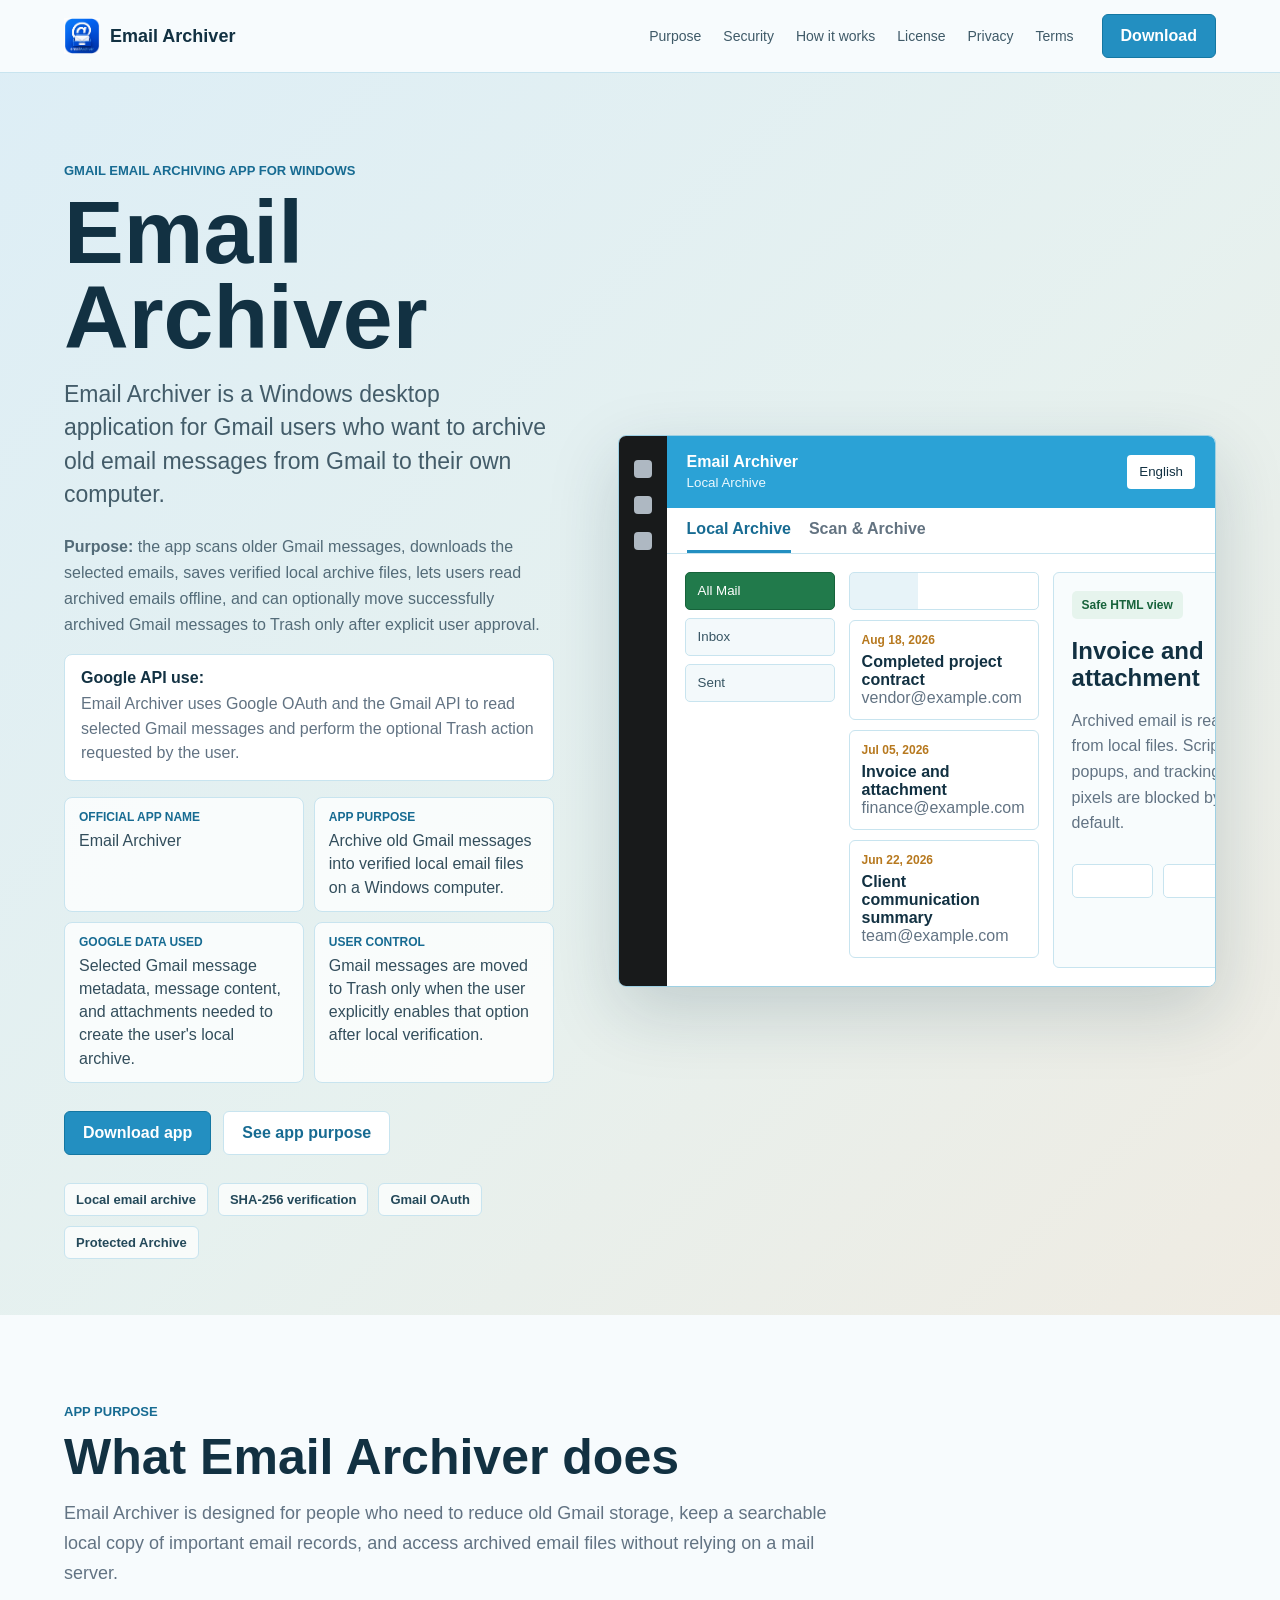
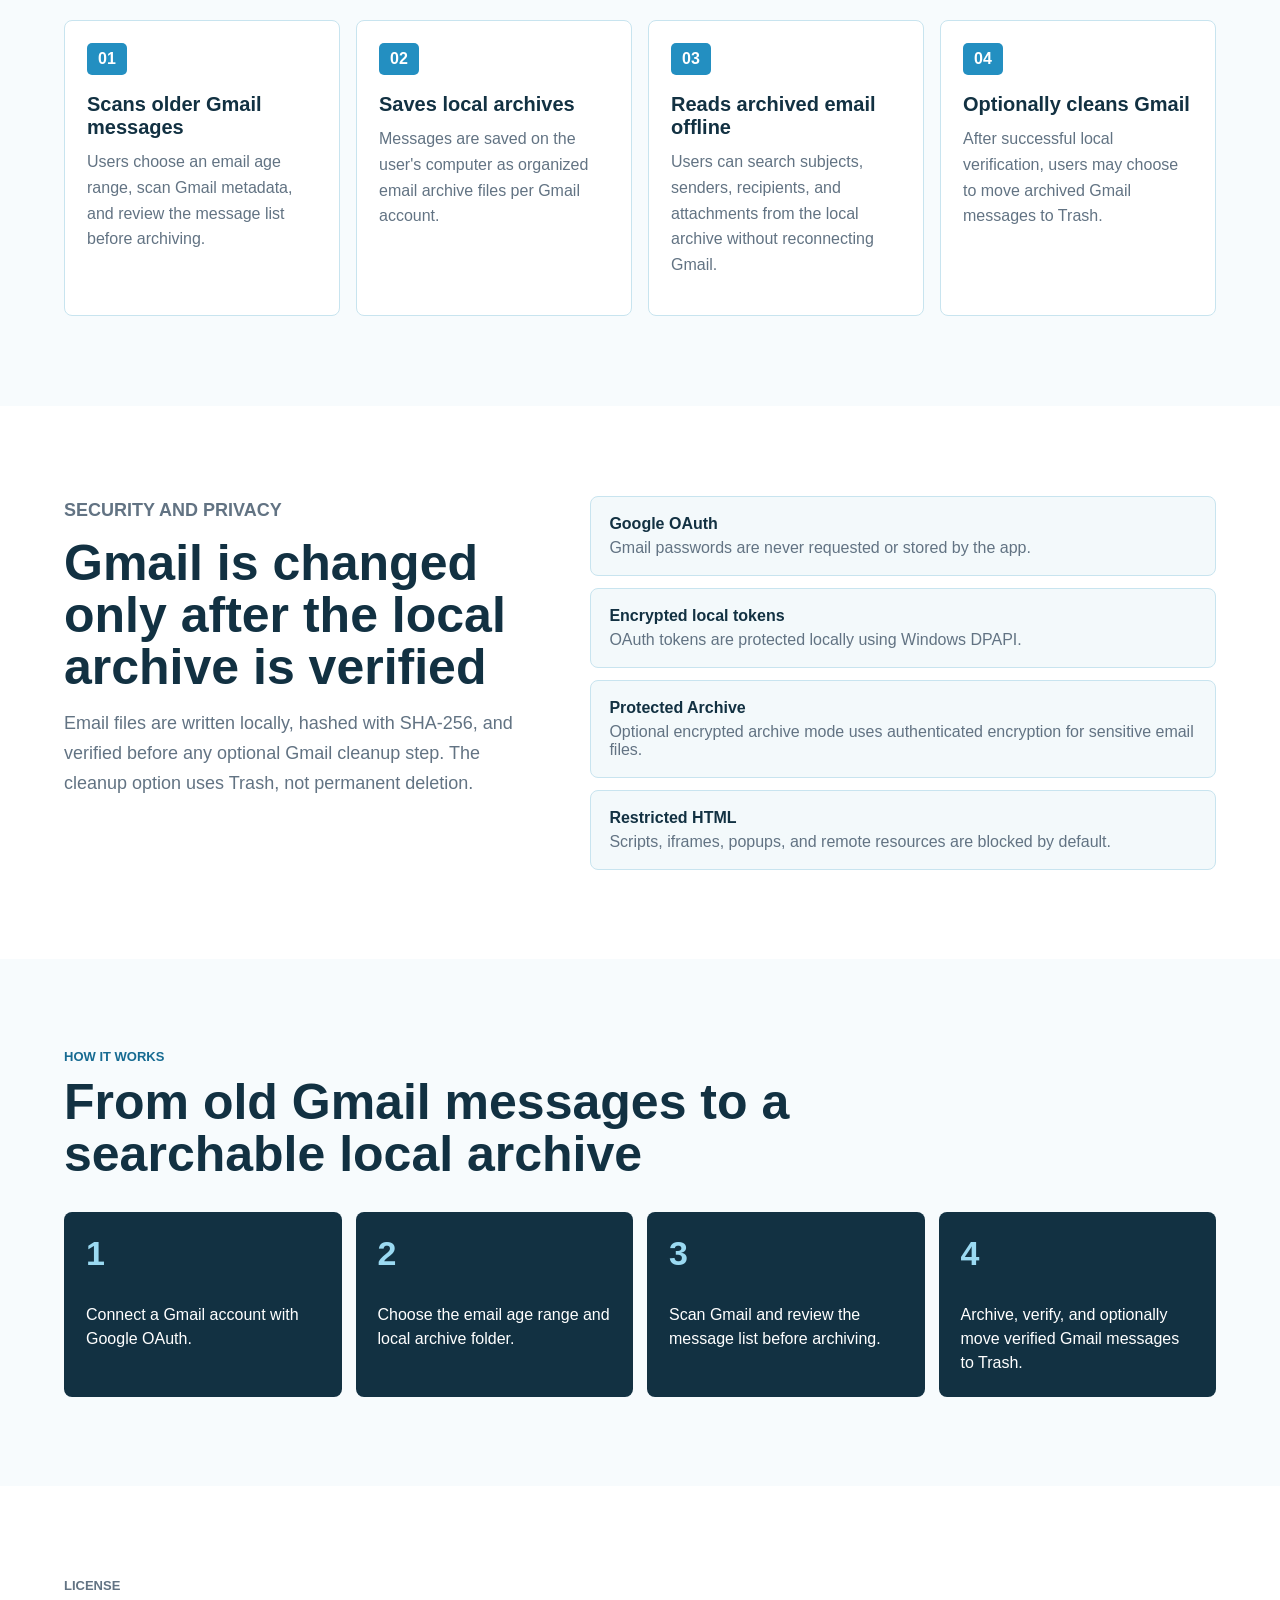
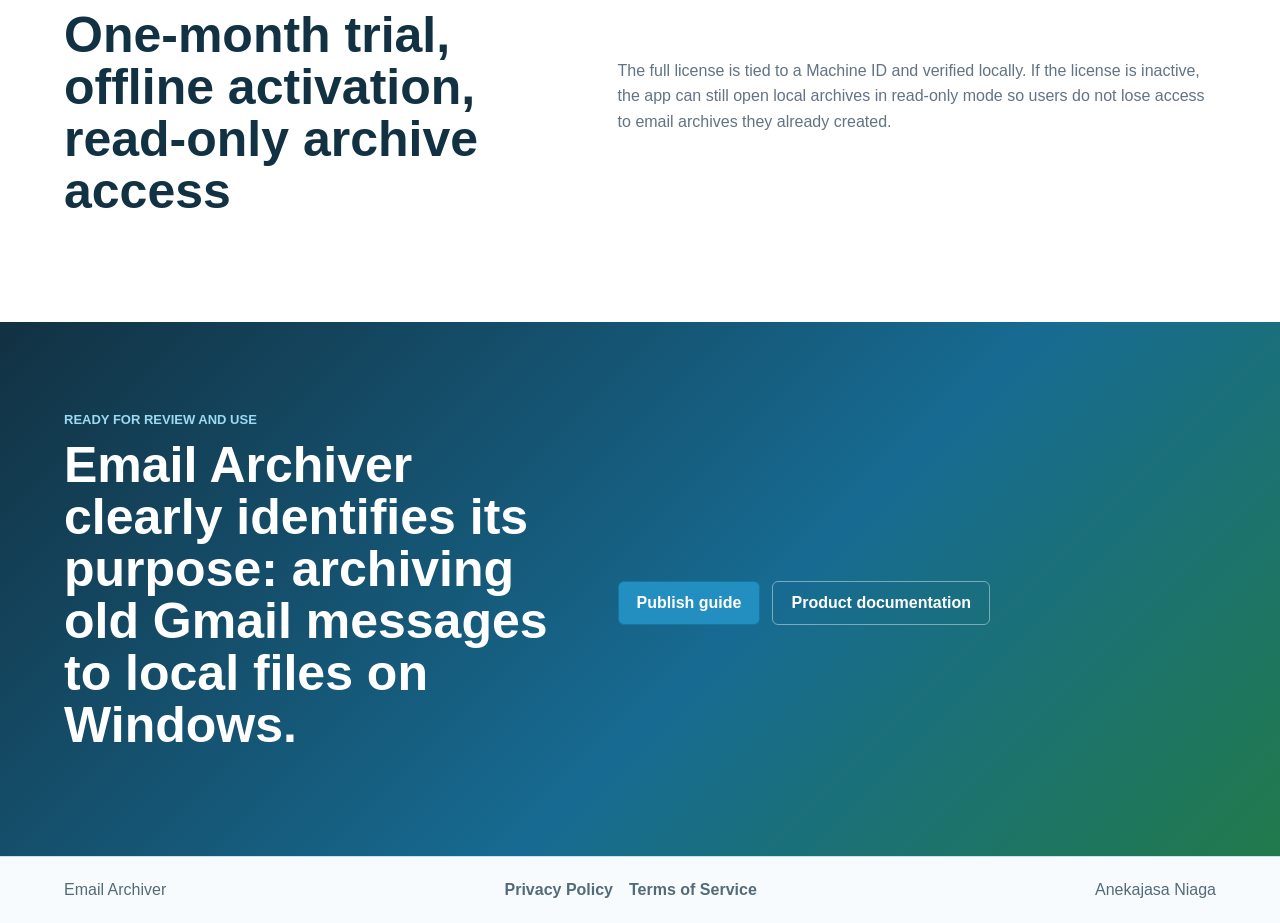
<file: public/index.html>
<!doctype html>
<html lang="en">

<head>
  <meta charset="utf-8">
  <meta name="viewport" content="width=device-width, initial-scale=1">
  <title>Email Archiver</title>
  <meta name="description" content="Email Archiver is a Windows desktop app that helps users scan old Gmail messages, save verified local email archives, and read archived emails offline.">
  <link rel="stylesheet" href="styles.css">
</head>

<body>
  <header class="site-header">
    <a class="brand" href="#top" aria-label="Email Archiver">
      <img src="logo.png" alt="Email Archiver" class="brand-logo">
      <span>Email Archiver</span>
    </a>
    <nav class="nav-links" aria-label="Main navigation">
      <a href="#fitur">Purpose</a>
      <a href="#keamanan">Security</a>
      <a href="#alur">How it works</a>
      <a href="#lisensi">License</a>
      <a href="privacy-policy.html">Privacy</a>
      <a href="terms-of-service.html">Terms</a>
    </nav>
    <a class="header-action" href="#download">Download</a>
  </header>

  <main id="top">
    <section class="hero-section">
      <div class="hero-copy">
        <p class="eyebrow">Gmail email archiving app for Windows</p>
        <h1>Email Archiver</h1>
        <p class="hero-lead">Email Archiver is a Windows desktop application for Gmail users who want to archive old email messages from Gmail to their own computer.</p>
        <p class="hero-purpose"><strong>Purpose:</strong> the app scans older Gmail messages, downloads the selected emails, saves verified local archive files, lets users read archived emails offline, and can optionally move successfully archived Gmail messages to Trash only after explicit user approval.</p>
        <div class="review-note">
          <strong>Google API use:</strong>
          <span>Email Archiver uses Google OAuth and the Gmail API to read selected Gmail messages and perform the optional Trash action requested by the user.</span>
        </div>
        <dl class="identity-list" aria-label="Official app identity and purpose">
          <div>
            <dt>Official app name</dt>
            <dd>Email Archiver</dd>
          </div>
          <div>
            <dt>App purpose</dt>
            <dd>Archive old Gmail messages into verified local email files on a Windows computer.</dd>
          </div>
          <div>
            <dt>Google data used</dt>
            <dd>Selected Gmail message metadata, message content, and attachments needed to create the user's local archive.</dd>
          </div>
          <div>
            <dt>User control</dt>
            <dd>Gmail messages are moved to Trash only when the user explicitly enables that option after local verification.</dd>
          </div>
        </dl>
        <div class="hero-actions">
          <a class="primary-button" href="#download">Download app</a>
          <a class="secondary-button" href="#fitur">See app purpose</a>
        </div>
        <div class="trust-row" aria-label="Key functions">
          <span>Local email archive</span>
          <span>SHA-256 verification</span>
          <span>Gmail OAuth</span>
          <span>Protected Archive</span>
        </div>
      </div>

      <div class="app-preview" aria-label="Email Archiver app preview">
        <div class="preview-sidebar">
          <span></span>
          <span></span>
          <span></span>
        </div>
        <div class="preview-window">
          <div class="preview-topbar">
            <div>
            <strong>Email Archiver</strong>
              <small>Local Archive</small>
            </div>
            <button type="button">English</button>
          </div>
          <div class="preview-tabs">
            <span class="active">Local Archive</span>
            <span>Scan &amp; Archive</span>
          </div>
          <div class="preview-content">
            <aside>
              <button class="selected" type="button">All Mail</button>
              <button type="button">Inbox</button>
              <button type="button">Sent</button>
            </aside>
            <div class="mail-list">
              <div class="search-line"></div>
              <article>
                <span class="date">Aug 18, 2026</span>
                <strong>Completed project contract</strong>
                <p>vendor@example.com</p>
              </article>
              <article>
                <span class="date">Jul 05, 2026</span>
                <strong>Invoice and attachment</strong>
                <p>finance@example.com</p>
              </article>
              <article>
                <span class="date">Jun 22, 2026</span>
                <strong>Client communication summary</strong>
                <p>team@example.com</p>
              </article>
            </div>
            <section class="reader-pane">
              <span class="reader-chip">Safe HTML view</span>
              <h2>Invoice and attachment</h2>
              <p>Archived email is read from local files. Scripts, popups, and tracking pixels are blocked by default.</p>
              <div class="attachment-row">
                <span></span>
                <span></span>
              </div>
            </section>
          </div>
        </div>
      </div>
    </section>

    <section id="fitur" class="section feature-section">
      <div class="section-heading">
        <p class="eyebrow">App purpose</p>
        <h2>What Email Archiver does</h2>
        <p class="section-intro">Email Archiver is designed for people who need to reduce old Gmail storage, keep a searchable local copy of important email records, and access archived email files without relying on a mail server.</p>
      </div>
      <div class="feature-grid">
        <article>
          <span class="icon">01</span>
          <h3>Scans older Gmail messages</h3>
          <p>Users choose an email age range, scan Gmail metadata, and review the message list before archiving.</p>
        </article>
        <article>
          <span class="icon">02</span>
          <h3>Saves local archives</h3>
          <p>Messages are saved on the user's computer as organized email archive files per Gmail account.</p>
        </article>
        <article>
          <span class="icon">03</span>
          <h3>Reads archived email offline</h3>
          <p>Users can search subjects, senders, recipients, and attachments from the local archive without reconnecting Gmail.</p>
        </article>
        <article>
          <span class="icon">04</span>
          <h3>Optionally cleans Gmail</h3>
          <p>After successful local verification, users may choose to move archived Gmail messages to Trash.</p>
        </article>
      </div>
    </section>

    <section id="keamanan" class="section security-section">
      <div class="security-copy">
        <p class="eyebrow">Security and privacy</p>
        <h2>Gmail is changed only after the local archive is verified</h2>
        <p>Email files are written locally, hashed with SHA-256, and verified before any optional Gmail cleanup step. The cleanup option uses Trash, not permanent deletion.</p>
      </div>
      <div class="security-list">
        <div><strong>Google OAuth</strong><span>Gmail passwords are never requested or stored by the app.</span></div>
        <div><strong>Encrypted local tokens</strong><span>OAuth tokens are protected locally using Windows DPAPI.</span>
        </div>
        <div><strong>Protected Archive</strong><span>Optional encrypted archive mode uses authenticated encryption for sensitive email files.</span>
        </div>
        <div><strong>Restricted HTML</strong><span>Scripts, iframes, popups, and remote resources are blocked by default.</span></div>
      </div>
    </section>

    <section id="alur" class="section workflow-section">
      <div class="section-heading">
        <p class="eyebrow">How it works</p>
        <h2>From old Gmail messages to a searchable local archive</h2>
      </div>
      <div class="workflow">
        <div><span>1</span>
          <p>Connect a Gmail account with Google OAuth.</p>
        </div>
        <div><span>2</span>
          <p>Choose the email age range and local archive folder.</p>
        </div>
        <div><span>3</span>
          <p>Scan Gmail and review the message list before archiving.</p>
        </div>
        <div><span>4</span>
          <p>Archive, verify, and optionally move verified Gmail messages to Trash.</p>
        </div>
      </div>
    </section>

    <section id="lisensi" class="section license-section">
      <div>
        <p class="eyebrow">License</p>
        <h2>One-month trial, offline activation, read-only archive access</h2>
      </div>
      <p>The full license is tied to a Machine ID and verified locally. If the license is inactive, the app can still open local archives in read-only mode so users do not lose access to email archives they already created.</p>
    </section>

    <section id="download" class="download-section">
      <div>
        <p class="eyebrow">Ready for review and use</p>
        <h2>Email Archiver clearly identifies its purpose: archiving old Gmail messages to local files on Windows.</h2>
      </div>
      <div class="download-actions">
        <a class="primary-button" href="../docs/CARA_PUBLISH.md">Publish guide</a>
        <a class="secondary-button" href="../README.md">Product documentation</a>
      </div>
    </section>
  </main>

  <footer class="site-footer">
    <span>Email Archiver</span>
    <nav aria-label="Legal documents">
      <a href="privacy-policy.html">Privacy Policy</a>
      <a href="terms-of-service.html">Terms of Service</a>
    </nav>
    <span>Anekajasa Niaga</span>
  </footer>
</body>

</html>
</file>
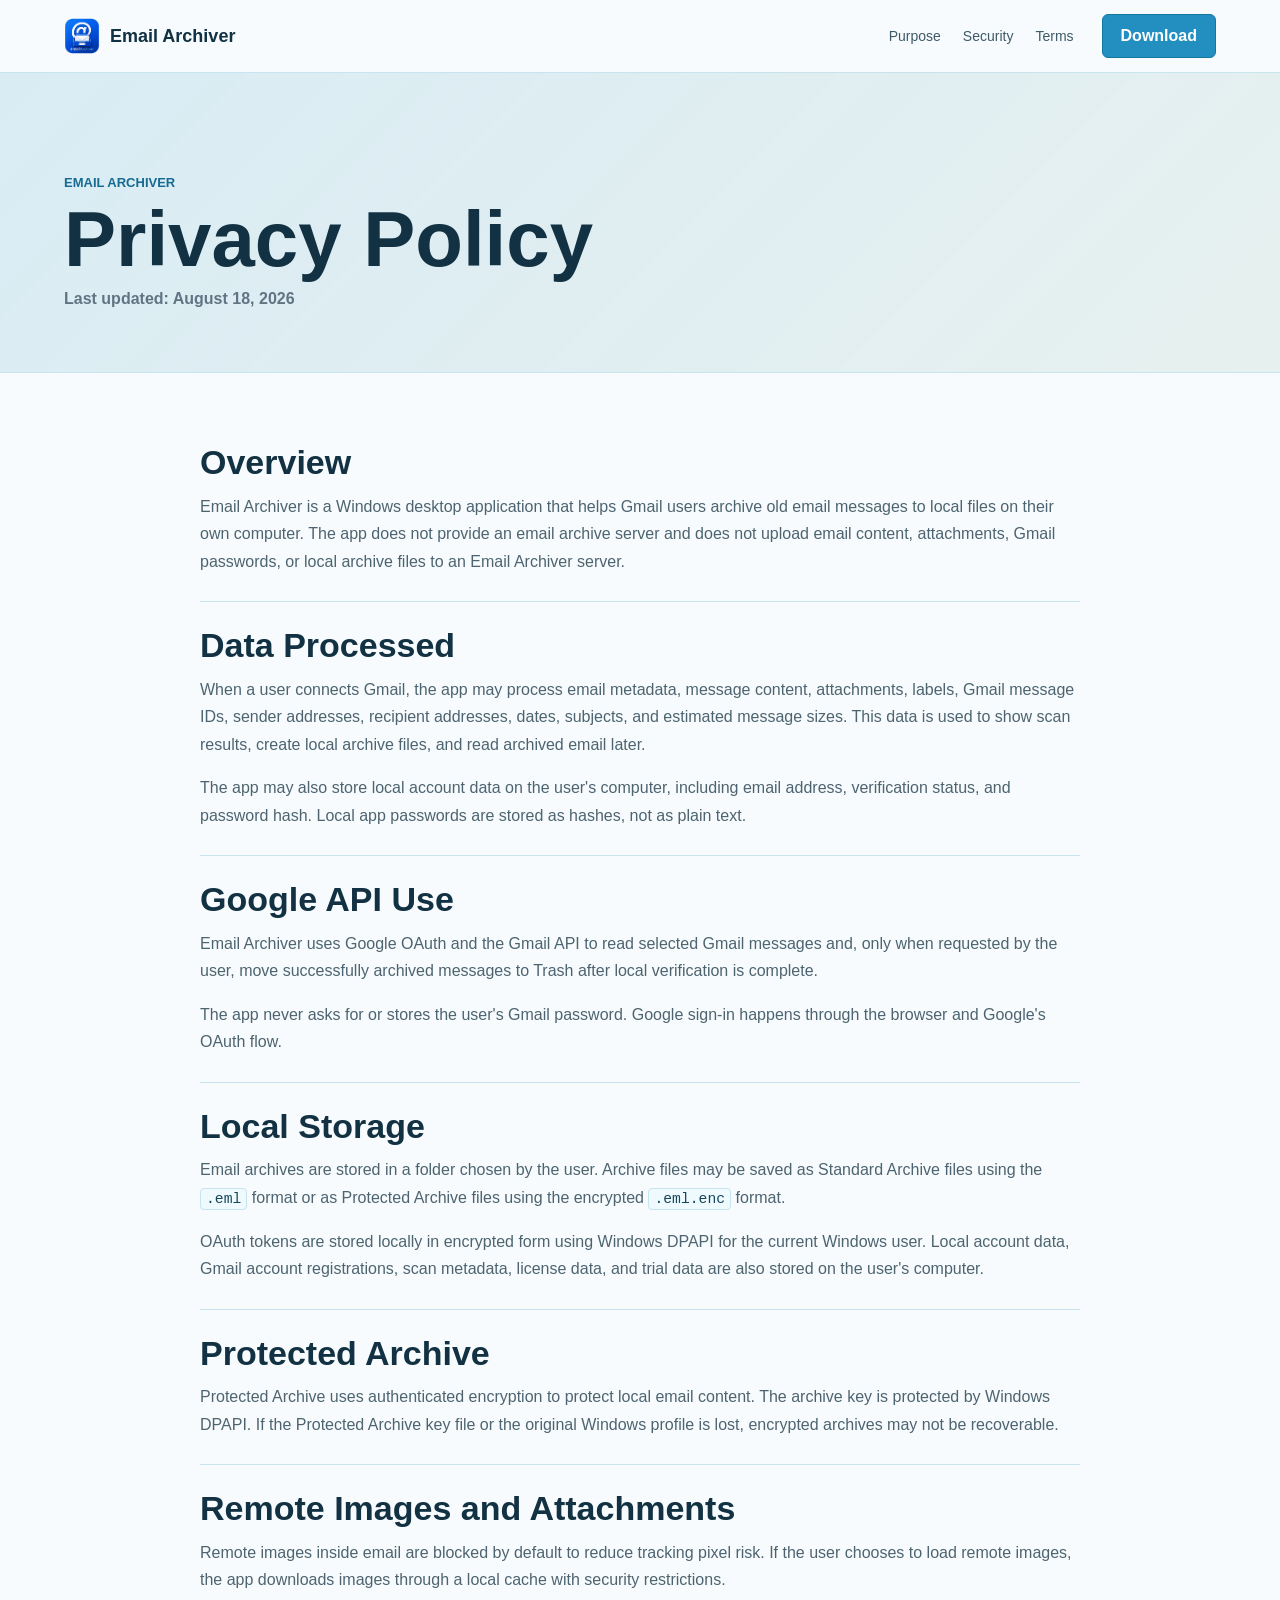
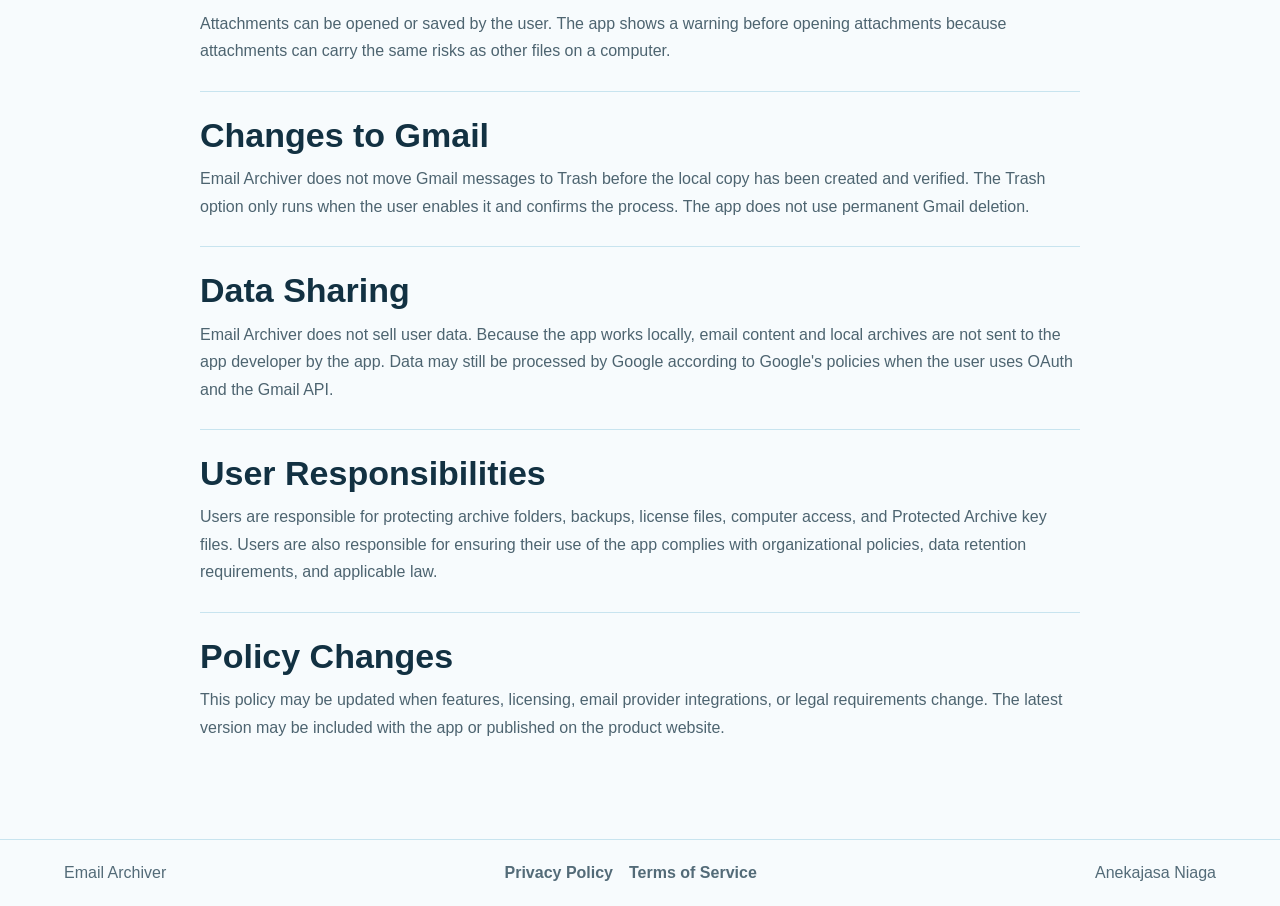
<file: public/privacy-policy.html>
<!doctype html>
<html lang="en">
<head>
  <meta charset="utf-8">
  <meta name="viewport" content="width=device-width, initial-scale=1">
  <title>Privacy Policy - Email Archiver</title>
  <meta name="description" content="Privacy Policy for Email Archiver, a Windows desktop app for archiving old Gmail messages to verified local files.">
  <link rel="stylesheet" href="styles.css">
</head>
<body>
  <header class="site-header">
    <a class="brand" href="index.html" aria-label="Email Archiver">
      <img src="logo.png" alt="Email Archiver" class="brand-logo">
      <span>Email Archiver</span>
    </a>
    <nav class="nav-links" aria-label="Main navigation">
      <a href="index.html#fitur">Purpose</a>
      <a href="index.html#keamanan">Security</a>
      <a href="terms-of-service.html">Terms</a>
    </nav>
    <a class="header-action" href="index.html#download">Download</a>
  </header>

  <main>
    <section class="legal-hero">
      <p class="eyebrow">Email Archiver</p>
      <h1>Privacy Policy</h1>
      <p>Last updated: August 18, 2026</p>
    </section>

    <article class="legal-content">
      <section>
        <h2>Overview</h2>
        <p>Email Archiver is a Windows desktop application that helps Gmail users archive old email messages to local files on their own computer. The app does not provide an email archive server and does not upload email content, attachments, Gmail passwords, or local archive files to an Email Archiver server.</p>
      </section>
      <section>
        <h2>Data Processed</h2>
        <p>When a user connects Gmail, the app may process email metadata, message content, attachments, labels, Gmail message IDs, sender addresses, recipient addresses, dates, subjects, and estimated message sizes. This data is used to show scan results, create local archive files, and read archived email later.</p>
        <p>The app may also store local account data on the user's computer, including email address, verification status, and password hash. Local app passwords are stored as hashes, not as plain text.</p>
      </section>
      <section>
        <h2>Google API Use</h2>
        <p>Email Archiver uses Google OAuth and the Gmail API to read selected Gmail messages and, only when requested by the user, move successfully archived messages to Trash after local verification is complete.</p>
        <p>The app never asks for or stores the user's Gmail password. Google sign-in happens through the browser and Google's OAuth flow.</p>
      </section>
      <section>
        <h2>Local Storage</h2>
        <p>Email archives are stored in a folder chosen by the user. Archive files may be saved as Standard Archive files using the <code>.eml</code> format or as Protected Archive files using the encrypted <code>.eml.enc</code> format.</p>
        <p>OAuth tokens are stored locally in encrypted form using Windows DPAPI for the current Windows user. Local account data, Gmail account registrations, scan metadata, license data, and trial data are also stored on the user's computer.</p>
      </section>
      <section>
        <h2>Protected Archive</h2>
        <p>Protected Archive uses authenticated encryption to protect local email content. The archive key is protected by Windows DPAPI. If the Protected Archive key file or the original Windows profile is lost, encrypted archives may not be recoverable.</p>
      </section>
      <section>
        <h2>Remote Images and Attachments</h2>
        <p>Remote images inside email are blocked by default to reduce tracking pixel risk. If the user chooses to load remote images, the app downloads images through a local cache with security restrictions.</p>
        <p>Attachments can be opened or saved by the user. The app shows a warning before opening attachments because attachments can carry the same risks as other files on a computer.</p>
      </section>
      <section>
        <h2>Changes to Gmail</h2>
        <p>Email Archiver does not move Gmail messages to Trash before the local copy has been created and verified. The Trash option only runs when the user enables it and confirms the process. The app does not use permanent Gmail deletion.</p>
      </section>
      <section>
        <h2>Data Sharing</h2>
        <p>Email Archiver does not sell user data. Because the app works locally, email content and local archives are not sent to the app developer by the app. Data may still be processed by Google according to Google's policies when the user uses OAuth and the Gmail API.</p>
      </section>
      <section>
        <h2>User Responsibilities</h2>
        <p>Users are responsible for protecting archive folders, backups, license files, computer access, and Protected Archive key files. Users are also responsible for ensuring their use of the app complies with organizational policies, data retention requirements, and applicable law.</p>
      </section>
      <section>
        <h2>Policy Changes</h2>
        <p>This policy may be updated when features, licensing, email provider integrations, or legal requirements change. The latest version may be included with the app or published on the product website.</p>
      </section>
    </article>
  </main>

  <footer class="site-footer">
    <span>Email Archiver</span>
    <nav aria-label="Legal documents">
      <a href="privacy-policy.html">Privacy Policy</a>
      <a href="terms-of-service.html">Terms of Service</a>
    </nav>
    <span>Anekajasa Niaga</span>
  </footer>
</body>
</html>
</file>
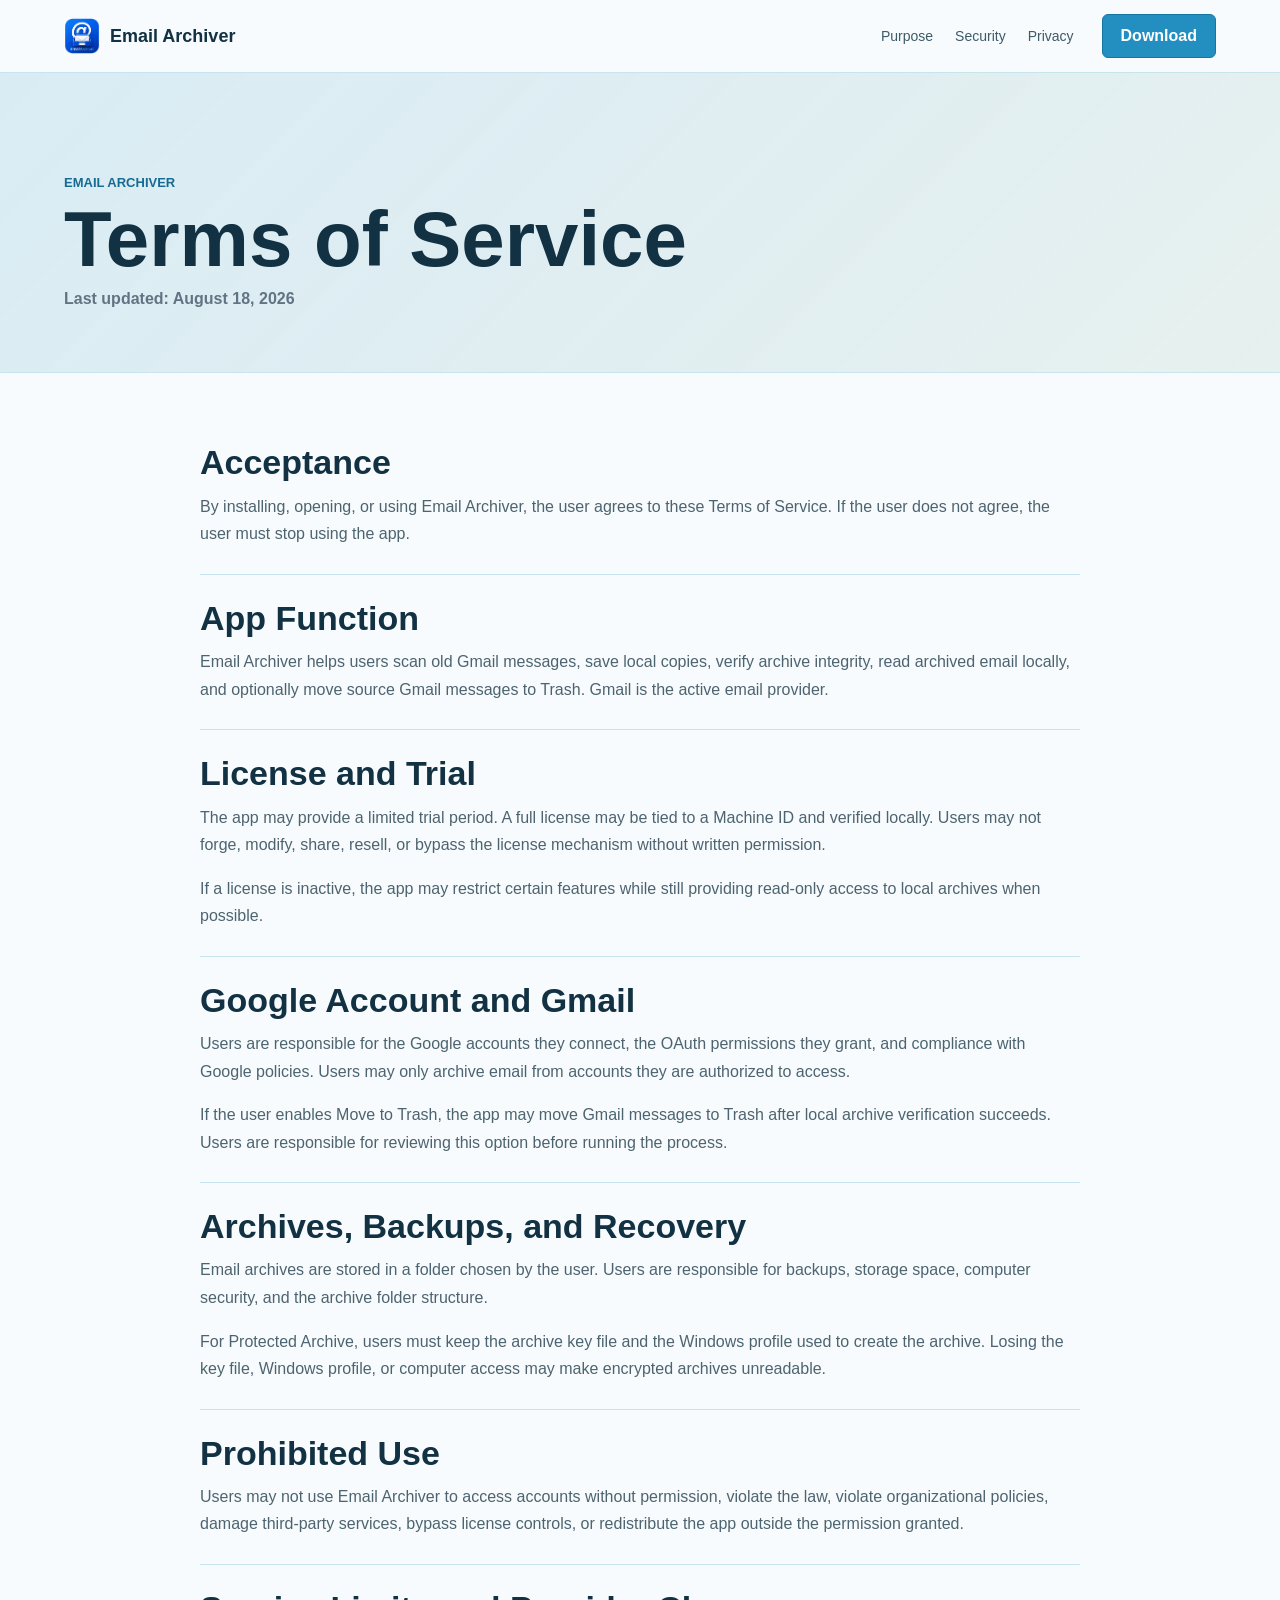
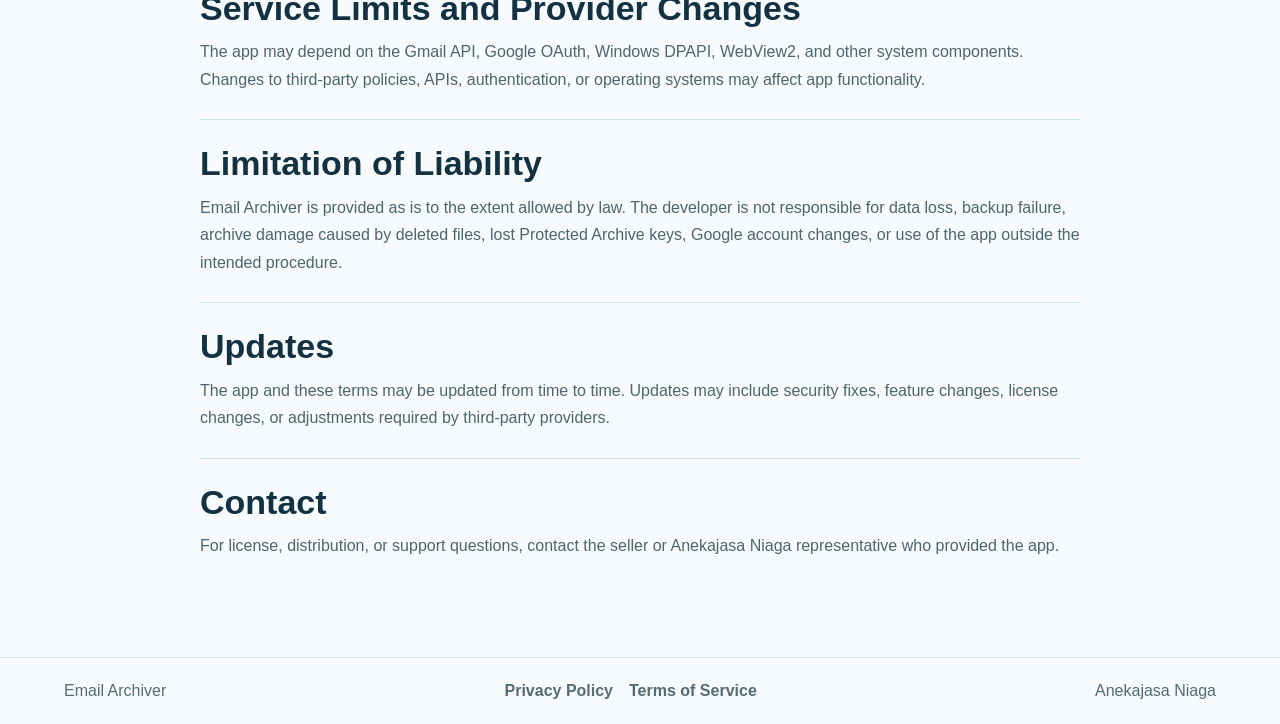
<file: public/terms-of-service.html>
<!doctype html>
<html lang="en">
<head>
  <meta charset="utf-8">
  <meta name="viewport" content="width=device-width, initial-scale=1">
  <title>Terms of Service - Email Archiver</title>
  <meta name="description" content="Terms of Service for Email Archiver, a Windows desktop app for archiving old Gmail messages to verified local files.">
  <link rel="stylesheet" href="styles.css">
</head>
<body>
  <header class="site-header">
    <a class="brand" href="index.html" aria-label="Email Archiver">
      <img src="logo.png" alt="Email Archiver" class="brand-logo">
      <span>Email Archiver</span>
    </a>
    <nav class="nav-links" aria-label="Main navigation">
      <a href="index.html#fitur">Purpose</a>
      <a href="index.html#keamanan">Security</a>
      <a href="privacy-policy.html">Privacy</a>
    </nav>
    <a class="header-action" href="index.html#download">Download</a>
  </header>

  <main>
    <section class="legal-hero">
      <p class="eyebrow">Email Archiver</p>
      <h1>Terms of Service</h1>
      <p>Last updated: August 18, 2026</p>
    </section>

    <article class="legal-content">
      <section>
        <h2>Acceptance</h2>
        <p>By installing, opening, or using Email Archiver, the user agrees to these Terms of Service. If the user does not agree, the user must stop using the app.</p>
      </section>
      <section>
        <h2>App Function</h2>
        <p>Email Archiver helps users scan old Gmail messages, save local copies, verify archive integrity, read archived email locally, and optionally move source Gmail messages to Trash. Gmail is the active email provider.</p>
      </section>
      <section>
        <h2>License and Trial</h2>
        <p>The app may provide a limited trial period. A full license may be tied to a Machine ID and verified locally. Users may not forge, modify, share, resell, or bypass the license mechanism without written permission.</p>
        <p>If a license is inactive, the app may restrict certain features while still providing read-only access to local archives when possible.</p>
      </section>
      <section>
        <h2>Google Account and Gmail</h2>
        <p>Users are responsible for the Google accounts they connect, the OAuth permissions they grant, and compliance with Google policies. Users may only archive email from accounts they are authorized to access.</p>
        <p>If the user enables Move to Trash, the app may move Gmail messages to Trash after local archive verification succeeds. Users are responsible for reviewing this option before running the process.</p>
      </section>
      <section>
        <h2>Archives, Backups, and Recovery</h2>
        <p>Email archives are stored in a folder chosen by the user. Users are responsible for backups, storage space, computer security, and the archive folder structure.</p>
        <p>For Protected Archive, users must keep the archive key file and the Windows profile used to create the archive. Losing the key file, Windows profile, or computer access may make encrypted archives unreadable.</p>
      </section>
      <section>
        <h2>Prohibited Use</h2>
        <p>Users may not use Email Archiver to access accounts without permission, violate the law, violate organizational policies, damage third-party services, bypass license controls, or redistribute the app outside the permission granted.</p>
      </section>
      <section>
        <h2>Service Limits and Provider Changes</h2>
        <p>The app may depend on the Gmail API, Google OAuth, Windows DPAPI, WebView2, and other system components. Changes to third-party policies, APIs, authentication, or operating systems may affect app functionality.</p>
      </section>
      <section>
        <h2>Limitation of Liability</h2>
        <p>Email Archiver is provided as is to the extent allowed by law. The developer is not responsible for data loss, backup failure, archive damage caused by deleted files, lost Protected Archive keys, Google account changes, or use of the app outside the intended procedure.</p>
      </section>
      <section>
        <h2>Updates</h2>
        <p>The app and these terms may be updated from time to time. Updates may include security fixes, feature changes, license changes, or adjustments required by third-party providers.</p>
      </section>
      <section>
        <h2>Contact</h2>
        <p>For license, distribution, or support questions, contact the seller or Anekajasa Niaga representative who provided the app.</p>
      </section>
    </article>
  </main>

  <footer class="site-footer">
    <span>Email Archiver</span>
    <nav aria-label="Legal documents">
      <a href="privacy-policy.html">Privacy Policy</a>
      <a href="terms-of-service.html">Terms of Service</a>
    </nav>
    <span>Anekajasa Niaga</span>
  </footer>
</body>
</html>
</file>
<file: public/styles.css>
:root {
  --ink: #123142;
  --muted: #627383;
  --line: #c8e4ef;
  --surface: #ffffff;
  --soft: #f3f9fb;
  --blue: #238fc1;
  --blue-dark: #176b92;
  --green: #217a4b;
  --gold: #b7791f;
  --charcoal: #181a1b;
}

* {
  box-sizing: border-box;
}

html {
  scroll-behavior: smooth;
}

body {
  margin: 0;
  font-family: "Segoe UI Variable Text", "Segoe UI", Arial, sans-serif;
  color: var(--ink);
  background: #f7fbfd;
}

a {
  color: inherit;
  text-decoration: none;
}

.site-header {
  position: sticky;
  top: 0;
  z-index: 10;
  display: flex;
  align-items: center;
  gap: 28px;
  min-height: 72px;
  padding: 14px clamp(20px, 5vw, 72px);
  background: rgba(247, 251, 253, 0.92);
  border-bottom: 1px solid var(--line);
  backdrop-filter: blur(16px);
}

.brand {
  display: inline-flex;
  align-items: center;
  gap: 10px;
  font-size: 18px;
  font-weight: 700;
  margin-right: auto;
}

.brand-logo {
  width: 36px;
  height: 36px;
  object-fit: contain;
}

.brand-mark {
  display: inline-flex;
  align-items: center;
  justify-content: center;
  width: 36px;
  height: 36px;
  color: #ffffff;
  background: var(--blue);
  border: 1px solid #1477a2;
  border-radius: 8px;
  font-size: 13px;
  font-weight: 800;
}

.nav-links {
  display: flex;
  align-items: center;
  gap: 22px;
  color: #3f5a68;
  font-size: 14px;
}

.header-action,
.primary-button,
.secondary-button {
  display: inline-flex;
  align-items: center;
  justify-content: center;
  min-height: 44px;
  padding: 0 18px;
  border: 1px solid transparent;
  border-radius: 6px;
  font-weight: 700;
  white-space: nowrap;
}

.header-action,
.primary-button {
  color: #ffffff;
  background: var(--blue);
  border-color: #1477a2;
}

.secondary-button {
  color: var(--blue-dark);
  background: #ffffff;
  border-color: var(--line);
}

.hero-section {
  display: grid;
  grid-template-columns: minmax(0, 0.9fr) minmax(520px, 1.1fr);
  gap: clamp(32px, 5vw, 76px);
  align-items: center;
  min-height: calc(100vh - 72px);
  padding: clamp(44px, 7vw, 92px) clamp(20px, 5vw, 72px) 56px;
  background:
    linear-gradient(135deg, rgba(35, 143, 193, 0.12), rgba(33, 122, 75, 0.08) 54%, rgba(183, 121, 31, 0.12)),
    #f7fbfd;
}

.eyebrow {
  margin: 0 0 12px;
  color: var(--blue-dark);
  font-size: 13px;
  font-weight: 800;
  letter-spacing: 0;
  text-transform: uppercase;
}

h1,
h2,
h3,
p {
  margin-top: 0;
}

h1 {
  margin-bottom: 18px;
  font-size: clamp(52px, 7vw, 92px);
  line-height: 0.95;
  letter-spacing: 0;
}

h2 {
  margin-bottom: 16px;
  font-size: clamp(30px, 4vw, 50px);
  line-height: 1.04;
  letter-spacing: 0;
}

h3 {
  margin-bottom: 10px;
  font-size: 20px;
}

.hero-lead {
  max-width: 600px;
  color: #435c69;
  font-size: clamp(18px, 2vw, 23px);
  line-height: 1.45;
}

.hero-purpose {
  max-width: 620px;
  margin-top: 14px;
  color: #536b78;
  font-size: 16px;
  line-height: 1.62;
}

.review-note {
  max-width: 640px;
  display: grid;
  gap: 5px;
  margin-top: 16px;
  padding: 14px 16px;
  background: #ffffff;
  border: 1px solid var(--line);
  border-radius: 8px;
}

.review-note span {
  color: var(--muted);
  line-height: 1.55;
}

.identity-list {
  display: grid;
  grid-template-columns: repeat(2, minmax(0, 1fr));
  gap: 10px;
  max-width: 680px;
  margin: 16px 0 0;
}

.identity-list div {
  padding: 12px 14px;
  background: rgba(255, 255, 255, 0.78);
  border: 1px solid var(--line);
  border-radius: 8px;
}

.identity-list dt {
  margin-bottom: 5px;
  color: var(--blue-dark);
  font-size: 12px;
  font-weight: 800;
  text-transform: uppercase;
}

.identity-list dd {
  margin: 0;
  color: #334e5c;
  line-height: 1.45;
}

.hero-actions,
.download-actions {
  display: flex;
  flex-wrap: wrap;
  gap: 12px;
  margin-top: 28px;
}

.trust-row {
  display: flex;
  flex-wrap: wrap;
  gap: 10px;
  margin-top: 28px;
}

.trust-row span {
  padding: 8px 11px;
  color: #24495a;
  background: rgba(255, 255, 255, 0.72);
  border: 1px solid var(--line);
  border-radius: 6px;
  font-size: 13px;
  font-weight: 700;
}

.app-preview {
  display: grid;
  grid-template-columns: 48px minmax(0, 1fr);
  min-height: 520px;
  overflow: hidden;
  background: var(--surface);
  border: 1px solid #9ed0e3;
  border-radius: 8px;
  box-shadow: 0 24px 70px rgba(18, 49, 66, 0.18);
}

.preview-sidebar {
  display: flex;
  flex-direction: column;
  gap: 18px;
  align-items: center;
  padding-top: 24px;
  background: var(--charcoal);
}

.preview-sidebar span {
  width: 18px;
  height: 18px;
  border-radius: 4px;
  background: #aeb8c2;
}

.preview-window {
  min-width: 0;
  background: #ffffff;
}

.preview-topbar {
  display: flex;
  align-items: center;
  justify-content: space-between;
  gap: 12px;
  min-height: 72px;
  padding: 16px 20px;
  color: #ffffff;
  background: #2ba2d6;
}

.preview-topbar strong,
.preview-topbar small {
  display: block;
}

.preview-topbar small {
  margin-top: 4px;
  color: #eaf8fe;
}

.preview-topbar button {
  min-height: 34px;
  padding: 0 12px;
  color: var(--ink);
  background: #ffffff;
  border: 0;
  border-radius: 4px;
}

.preview-tabs {
  display: flex;
  gap: 18px;
  padding: 12px 20px 0;
  border-bottom: 1px solid var(--line);
}

.preview-tabs span {
  padding-bottom: 12px;
  color: #637381;
  font-weight: 700;
}

.preview-tabs .active {
  color: var(--blue-dark);
  border-bottom: 3px solid var(--blue);
}

.preview-content {
  display: grid;
  grid-template-columns: 150px minmax(190px, 0.95fr) minmax(210px, 1.05fr);
  gap: 14px;
  padding: 18px;
}

.preview-content aside {
  display: flex;
  flex-direction: column;
  gap: 8px;
}

.preview-content aside button {
  min-height: 38px;
  padding: 0 12px;
  text-align: left;
  color: #365462;
  background: #f3f9fb;
  border: 1px solid var(--line);
  border-radius: 5px;
}

.preview-content aside .selected {
  color: #ffffff;
  background: var(--green);
  border-color: #17633b;
}

.search-line {
  height: 38px;
  margin-bottom: 10px;
  border: 1px solid var(--line);
  border-radius: 5px;
  background: linear-gradient(90deg, #e7f3f8 36%, #ffffff 36%);
}

.mail-list article {
  min-height: 86px;
  padding: 12px;
  border: 1px solid var(--line);
  border-radius: 6px;
  margin-bottom: 10px;
  background: #ffffff;
}

.mail-list strong,
.mail-list p,
.date {
  display: block;
}

.mail-list p {
  margin-bottom: 0;
  color: var(--muted);
}

.date {
  margin-bottom: 6px;
  color: var(--gold);
  font-size: 12px;
  font-weight: 700;
}

.reader-pane {
  min-height: 330px;
  padding: 18px;
  background: #f8fcfd;
  border: 1px solid var(--line);
  border-radius: 6px;
}

.reader-chip {
  display: inline-flex;
  margin-bottom: 18px;
  padding: 7px 10px;
  color: #17633b;
  background: #e6f4ed;
  border-radius: 5px;
  font-size: 12px;
  font-weight: 800;
}

.reader-pane h2 {
  font-size: 24px;
  line-height: 1.15;
}

.reader-pane p {
  color: var(--muted);
  line-height: 1.6;
}

.attachment-row {
  display: flex;
  gap: 10px;
  margin-top: 28px;
}

.attachment-row span {
  width: 86px;
  height: 34px;
  background: #ffffff;
  border: 1px solid var(--line);
  border-radius: 5px;
}

.section,
.download-section,
.site-footer {
  padding: clamp(48px, 7vw, 92px) clamp(20px, 5vw, 72px);
}

.section-heading {
  max-width: 780px;
  margin-bottom: 32px;
}

.section-intro {
  color: var(--muted);
  font-size: 18px;
  line-height: 1.65;
}

.feature-grid {
  display: grid;
  grid-template-columns: repeat(4, minmax(0, 1fr));
  gap: 16px;
}

.feature-grid article {
  padding: 22px;
  background: #ffffff;
  border: 1px solid var(--line);
  border-radius: 8px;
}

.feature-grid p,
.license-section p {
  color: var(--muted);
  line-height: 1.6;
}

.icon {
  display: inline-flex;
  align-items: center;
  justify-content: center;
  width: 40px;
  height: 32px;
  margin-bottom: 18px;
  color: #ffffff;
  background: var(--blue);
  border-radius: 5px;
  font-weight: 800;
}

.security-section {
  display: grid;
  grid-template-columns: minmax(0, 0.85fr) minmax(320px, 1.15fr);
  gap: clamp(28px, 5vw, 72px);
  background: #ffffff;
}

.security-copy p {
  color: var(--muted);
  font-size: 18px;
  line-height: 1.65;
}

.security-list {
  display: grid;
  gap: 12px;
}

.security-list div {
  display: grid;
  gap: 6px;
  padding: 18px;
  background: var(--soft);
  border: 1px solid var(--line);
  border-radius: 8px;
}

.security-list span {
  color: var(--muted);
}

.workflow-section {
  background: #f7fbfd;
}

.workflow {
  display: grid;
  grid-template-columns: repeat(4, minmax(0, 1fr));
  gap: 14px;
}

.workflow div {
  min-height: 160px;
  padding: 22px;
  background: #123142;
  color: #ffffff;
  border-radius: 8px;
}

.workflow span {
  display: block;
  margin-bottom: 30px;
  color: #9bdaf2;
  font-size: 34px;
  font-weight: 800;
}

.workflow p {
  margin-bottom: 0;
  line-height: 1.5;
}

.license-section,
.download-section {
  display: grid;
  grid-template-columns: minmax(0, 0.9fr) minmax(300px, 1.1fr);
  gap: clamp(24px, 5vw, 72px);
  align-items: center;
  background: #ffffff;
}

.download-section {
  background: linear-gradient(135deg, #123142, #176b92 58%, #217a4b);
  color: #ffffff;
}

.download-section .eyebrow {
  color: #9bdaf2;
}

.download-section h2 {
  max-width: 760px;
}

.download-section .secondary-button {
  color: #ffffff;
  background: transparent;
  border-color: rgba(255, 255, 255, 0.42);
}

.site-footer {
  display: flex;
  justify-content: space-between;
  align-items: center;
  gap: 16px;
  padding-top: 24px;
  padding-bottom: 24px;
  color: #536b78;
  border-top: 1px solid var(--line);
}

.site-footer nav {
  display: flex;
  flex-wrap: wrap;
  justify-content: center;
  gap: 16px;
  font-weight: 700;
}

.legal-hero {
  padding: clamp(56px, 8vw, 104px) clamp(20px, 5vw, 72px) clamp(34px, 5vw, 64px);
  background:
    linear-gradient(135deg, rgba(35, 143, 193, 0.14), rgba(33, 122, 75, 0.08)),
    #f7fbfd;
  border-bottom: 1px solid var(--line);
}

.legal-hero h1 {
  max-width: 900px;
  margin-bottom: 14px;
  font-size: clamp(44px, 7vw, 78px);
}

.legal-hero p:last-child {
  margin-bottom: 0;
  color: var(--muted);
  font-weight: 700;
}

.legal-content {
  max-width: 920px;
  margin: 0 auto;
  padding: clamp(36px, 6vw, 72px) 20px;
}

.legal-content section {
  padding: 26px 0;
  border-bottom: 1px solid var(--line);
}

.legal-content section:first-child {
  padding-top: 0;
}

.legal-content section:last-child {
  border-bottom: 0;
}

.legal-content h2 {
  margin-bottom: 12px;
  font-size: clamp(24px, 3vw, 34px);
}

.legal-content p {
  color: #4d6470;
  line-height: 1.72;
}

.legal-content p:last-child {
  margin-bottom: 0;
}

.legal-content code {
  padding: 2px 5px;
  color: #17465b;
  background: #effaff;
  border: 1px solid var(--line);
  border-radius: 4px;
  font-family: Consolas, "Courier New", monospace;
  font-size: 0.92em;
}

@media (max-width: 980px) {
  .nav-links {
    display: none;
  }

  .hero-section,
  .security-section,
  .license-section,
  .download-section {
    grid-template-columns: 1fr;
  }

  .app-preview {
    min-height: auto;
  }

  .preview-content {
    grid-template-columns: 1fr;
  }

  .preview-content aside {
    flex-direction: row;
    overflow-x: auto;
  }

  .preview-content aside button {
    min-width: 110px;
  }

  .feature-grid,
  .workflow {
    grid-template-columns: repeat(2, minmax(0, 1fr));
  }

  .identity-list {
    grid-template-columns: 1fr;
  }
}

@media (max-width: 640px) {
  .site-header {
    gap: 12px;
  }

  .brand span {
    display: none;
  }

  .header-action {
    min-height: 38px;
    padding: 0 12px;
  }

  .hero-section {
    padding-top: 34px;
  }

  .app-preview {
    grid-template-columns: 34px minmax(0, 1fr);
    border-radius: 6px;
  }

  .preview-sidebar {
    gap: 14px;
  }

  .preview-sidebar span {
    width: 14px;
    height: 14px;
  }

  .preview-topbar {
    align-items: flex-start;
    flex-direction: column;
  }

  .preview-tabs {
    gap: 12px;
    overflow-x: auto;
  }

  .feature-grid,
  .workflow {
    grid-template-columns: 1fr;
  }

  .site-footer {
    flex-direction: column;
  }
}
</file>
